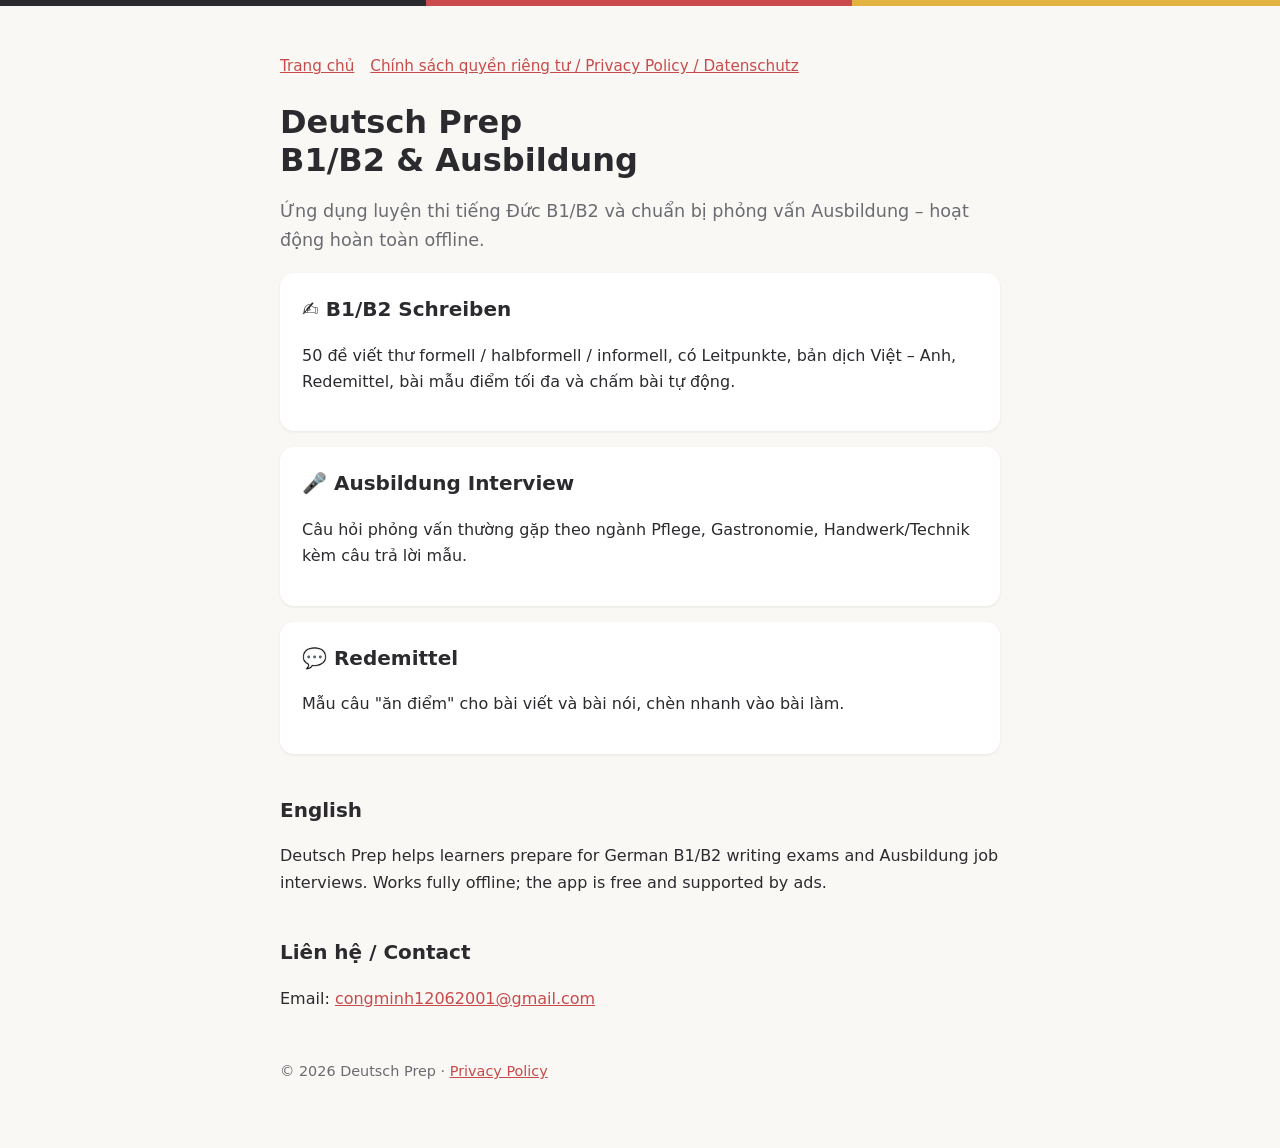
<file: index.html>
<!DOCTYPE html>
<html lang="vi">
<head>
<meta charset="utf-8">
<meta name="viewport" content="width=device-width, initial-scale=1">
<title>Deutsch Prep – B1/B2 & Ausbildung</title>
<meta name="description" content="Deutsch Prep: luyện viết thư B1/B2, phỏng vấn Ausbildung và Redemittel tiếng Đức – chạy offline.">
<link rel="stylesheet" href="style.css">
</head>
<body>
<div class="stripe"></div>
<main>
  <nav><a href="./">Trang chủ</a><a href="privacy.html">Chính sách quyền riêng tư / Privacy Policy / Datenschutz</a></nav>
  <h1>Deutsch Prep<br>B1/B2 &amp; Ausbildung</h1>
  <p class="lead">Ứng dụng luyện thi tiếng Đức B1/B2 và chuẩn bị phỏng vấn Ausbildung – hoạt động hoàn toàn offline.</p>

  <div class="card">
    <h2 style="margin-top:0">✍️ B1/B2 Schreiben</h2>
    <p>50 đề viết thư formell / halbformell / informell, có Leitpunkte, bản dịch Việt – Anh, Redemittel, bài mẫu điểm tối đa và chấm bài tự động.</p>
  </div>
  <div class="card">
    <h2 style="margin-top:0">🎤 Ausbildung Interview</h2>
    <p>Câu hỏi phỏng vấn thường gặp theo ngành Pflege, Gastronomie, Handwerk/Technik kèm câu trả lời mẫu.</p>
  </div>
  <div class="card">
    <h2 style="margin-top:0">💬 Redemittel</h2>
    <p>Mẫu câu "ăn điểm" cho bài viết và bài nói, chèn nhanh vào bài làm.</p>
  </div>

  <h2>English</h2>
  <p>Deutsch Prep helps learners prepare for German B1/B2 writing exams and Ausbildung job interviews. Works fully offline; the app is free and supported by ads.</p>

  <h2>Liên hệ / Contact</h2>
  <p>Email: <a href="mailto:congminh12062001@gmail.com">congminh12062001@gmail.com</a></p>

  <footer>© 2026 Deutsch Prep · <a href="privacy.html">Privacy Policy</a></footer>
</main>
</body>
</html>
</file>
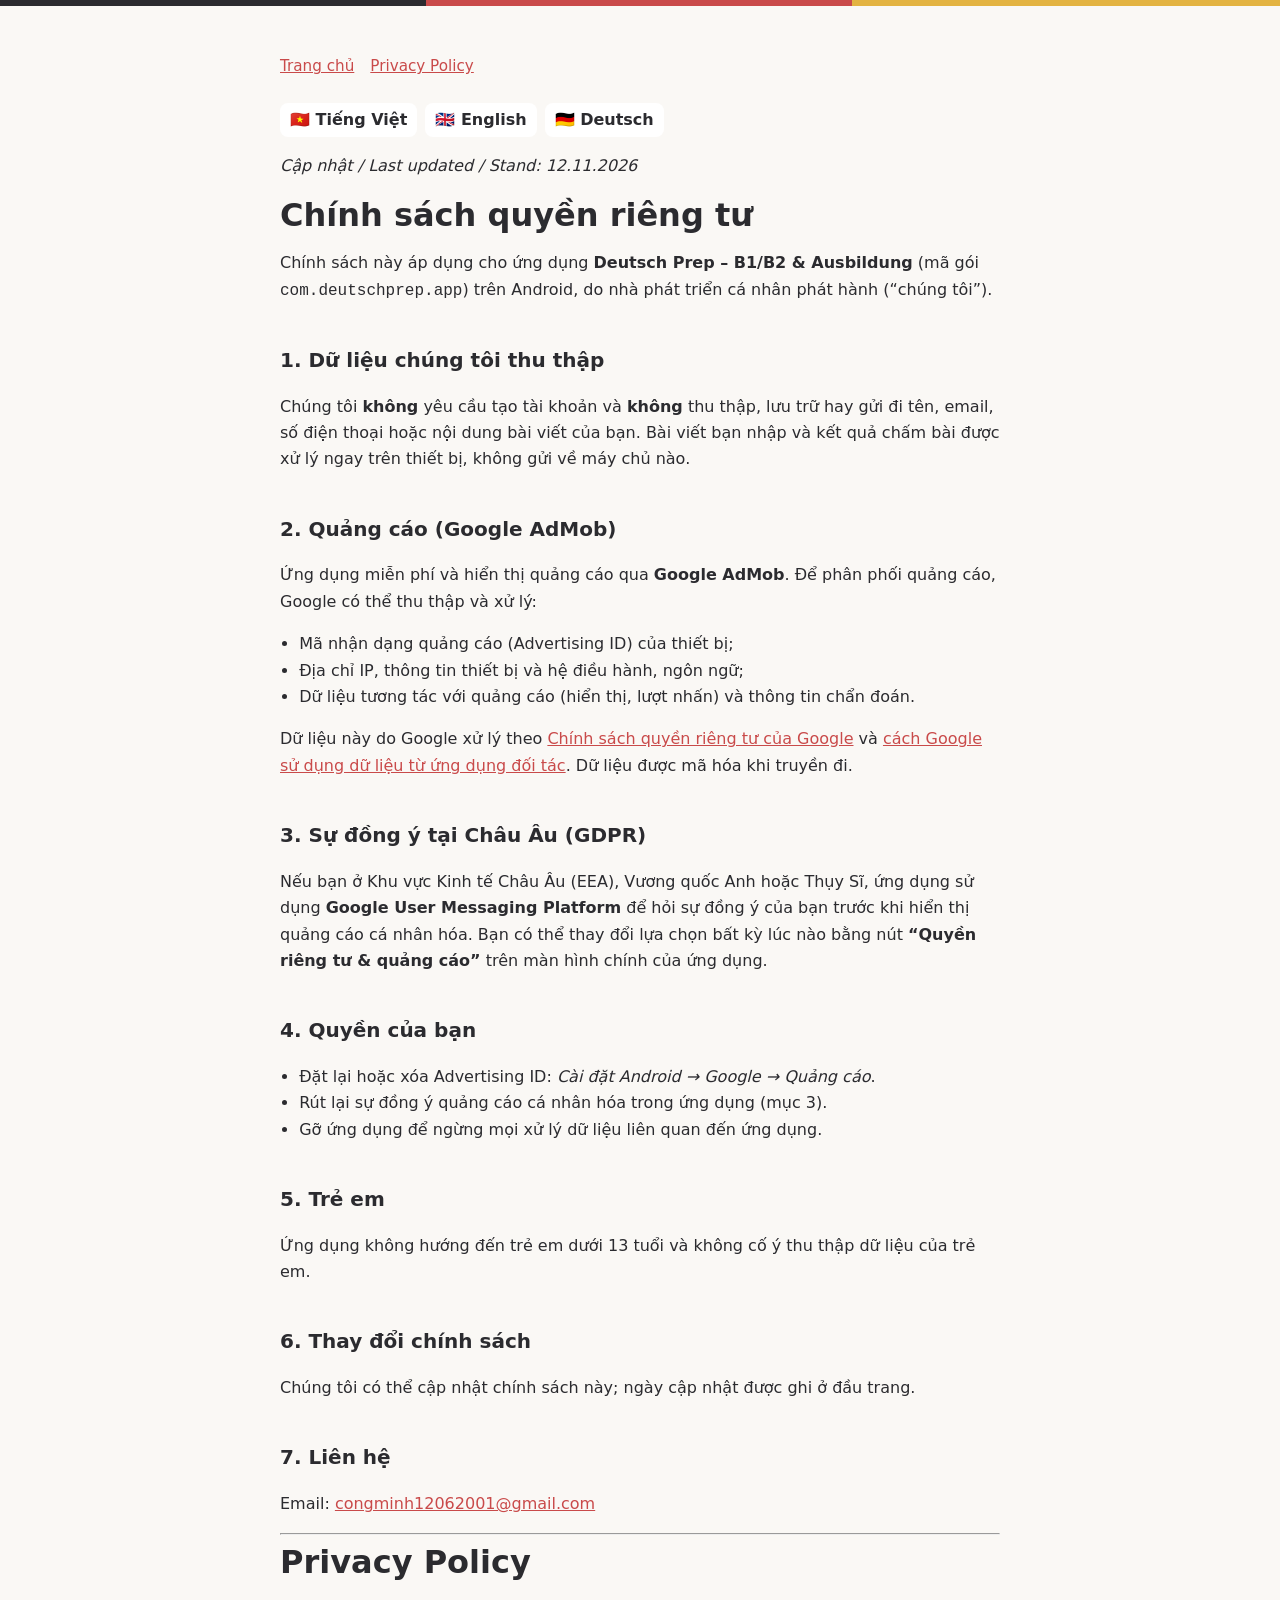
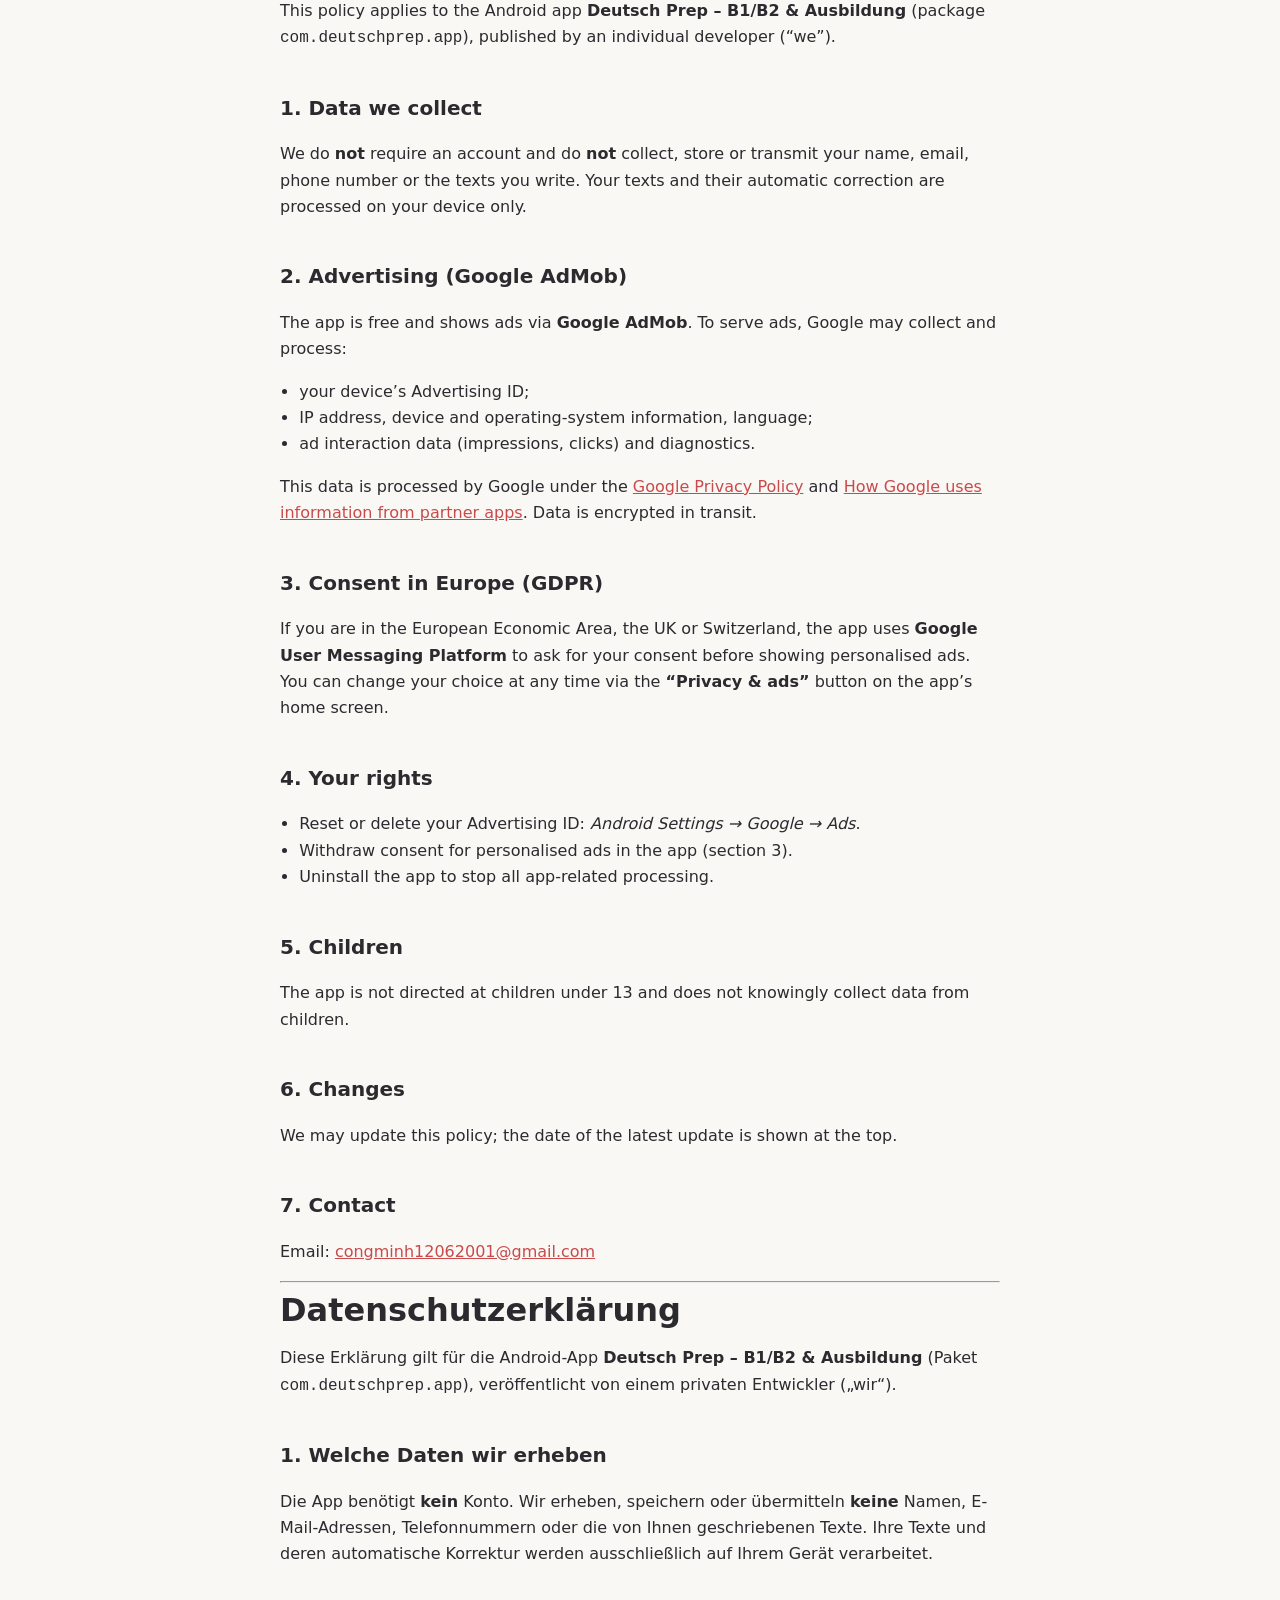
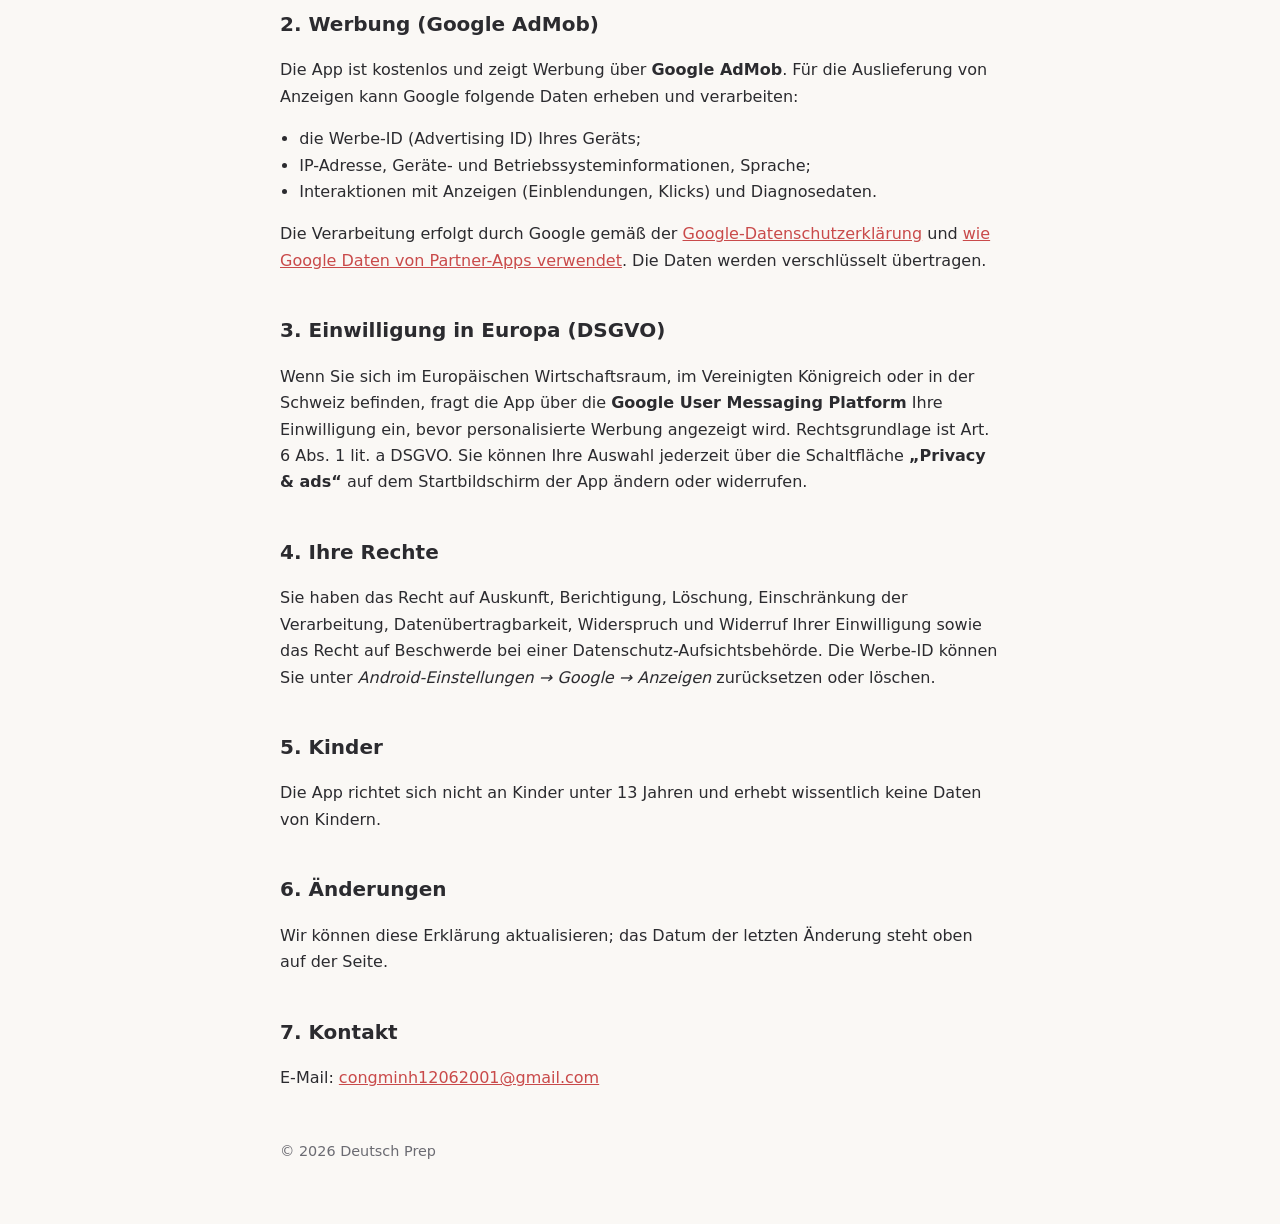
<file: privacy.html>
<!DOCTYPE html>
<html lang="vi">
<head>
<meta charset="utf-8">
<meta name="viewport" content="width=device-width, initial-scale=1">
<title>Chính sách quyền riêng tư – Deutsch Prep</title>
<link rel="stylesheet" href="style.css">
</head>
<body>
<div class="stripe"></div>
<main>
  <nav><a href="./">Trang chủ</a><a href="privacy.html">Privacy Policy</a></nav>
  <div class="lang"><a href="#vi">🇻🇳 Tiếng Việt</a><a href="#en">🇬🇧 English</a><a href="#de">🇩🇪 Deutsch</a></div>
  <p><em>Cập nhật / Last updated / Stand: 12.11.2026</em></p>

  <!-- ===================== TIẾNG VIỆT ===================== -->
  <section id="vi">
    <h1>Chính sách quyền riêng tư</h1>
    <p>Chính sách này áp dụng cho ứng dụng <strong>Deutsch Prep – B1/B2 &amp; Ausbildung</strong> (mã gói <code>com.deutschprep.app</code>) trên Android, do nhà phát triển cá nhân phát hành (“chúng tôi”).</p>

    <h2>1. Dữ liệu chúng tôi thu thập</h2>
    <p>Chúng tôi <strong>không</strong> yêu cầu tạo tài khoản và <strong>không</strong> thu thập, lưu trữ hay gửi đi tên, email, số điện thoại hoặc nội dung bài viết của bạn. Bài viết bạn nhập và kết quả chấm bài được xử lý ngay trên thiết bị, không gửi về máy chủ nào.</p>

    <h2>2. Quảng cáo (Google AdMob)</h2>
    <p>Ứng dụng miễn phí và hiển thị quảng cáo qua <strong>Google AdMob</strong>. Để phân phối quảng cáo, Google có thể thu thập và xử lý:</p>
    <ul>
      <li>Mã nhận dạng quảng cáo (Advertising ID) của thiết bị;</li>
      <li>Địa chỉ IP, thông tin thiết bị và hệ điều hành, ngôn ngữ;</li>
      <li>Dữ liệu tương tác với quảng cáo (hiển thị, lượt nhấn) và thông tin chẩn đoán.</li>
    </ul>
    <p>Dữ liệu này do Google xử lý theo <a href="https://policies.google.com/privacy">Chính sách quyền riêng tư của Google</a> và <a href="https://policies.google.com/technologies/partner-sites">cách Google sử dụng dữ liệu từ ứng dụng đối tác</a>. Dữ liệu được mã hóa khi truyền đi.</p>

    <h2>3. Sự đồng ý tại Châu Âu (GDPR)</h2>
    <p>Nếu bạn ở Khu vực Kinh tế Châu Âu (EEA), Vương quốc Anh hoặc Thụy Sĩ, ứng dụng sử dụng <strong>Google User Messaging Platform</strong> để hỏi sự đồng ý của bạn trước khi hiển thị quảng cáo cá nhân hóa. Bạn có thể thay đổi lựa chọn bất kỳ lúc nào bằng nút <strong>“Quyền riêng tư &amp; quảng cáo”</strong> trên màn hình chính của ứng dụng.</p>

    <h2>4. Quyền của bạn</h2>
    <ul>
      <li>Đặt lại hoặc xóa Advertising ID: <em>Cài đặt Android → Google → Quảng cáo</em>.</li>
      <li>Rút lại sự đồng ý quảng cáo cá nhân hóa trong ứng dụng (mục 3).</li>
      <li>Gỡ ứng dụng để ngừng mọi xử lý dữ liệu liên quan đến ứng dụng.</li>
    </ul>

    <h2>5. Trẻ em</h2>
    <p>Ứng dụng không hướng đến trẻ em dưới 13 tuổi và không cố ý thu thập dữ liệu của trẻ em.</p>

    <h2>6. Thay đổi chính sách</h2>
    <p>Chúng tôi có thể cập nhật chính sách này; ngày cập nhật được ghi ở đầu trang.</p>

    <h2>7. Liên hệ</h2>
    <p>Email: <a href="mailto:congminh12062001@gmail.com">congminh12062001@gmail.com</a></p>
  </section>

  <hr>

  <!-- ===================== ENGLISH ===================== -->
  <section id="en" lang="en">
    <h1>Privacy Policy</h1>
    <p>This policy applies to the Android app <strong>Deutsch Prep – B1/B2 &amp; Ausbildung</strong> (package <code>com.deutschprep.app</code>), published by an individual developer (“we”).</p>

    <h2>1. Data we collect</h2>
    <p>We do <strong>not</strong> require an account and do <strong>not</strong> collect, store or transmit your name, email, phone number or the texts you write. Your texts and their automatic correction are processed on your device only.</p>

    <h2>2. Advertising (Google AdMob)</h2>
    <p>The app is free and shows ads via <strong>Google AdMob</strong>. To serve ads, Google may collect and process:</p>
    <ul>
      <li>your device’s Advertising ID;</li>
      <li>IP address, device and operating-system information, language;</li>
      <li>ad interaction data (impressions, clicks) and diagnostics.</li>
    </ul>
    <p>This data is processed by Google under the <a href="https://policies.google.com/privacy">Google Privacy Policy</a> and <a href="https://policies.google.com/technologies/partner-sites">How Google uses information from partner apps</a>. Data is encrypted in transit.</p>

    <h2>3. Consent in Europe (GDPR)</h2>
    <p>If you are in the European Economic Area, the UK or Switzerland, the app uses <strong>Google User Messaging Platform</strong> to ask for your consent before showing personalised ads. You can change your choice at any time via the <strong>“Privacy &amp; ads”</strong> button on the app’s home screen.</p>

    <h2>4. Your rights</h2>
    <ul>
      <li>Reset or delete your Advertising ID: <em>Android Settings → Google → Ads</em>.</li>
      <li>Withdraw consent for personalised ads in the app (section 3).</li>
      <li>Uninstall the app to stop all app-related processing.</li>
    </ul>

    <h2>5. Children</h2>
    <p>The app is not directed at children under 13 and does not knowingly collect data from children.</p>

    <h2>6. Changes</h2>
    <p>We may update this policy; the date of the latest update is shown at the top.</p>

    <h2>7. Contact</h2>
    <p>Email: <a href="mailto:congminh12062001@gmail.com">congminh12062001@gmail.com</a></p>
  </section>

  <hr>

  <!-- ===================== DEUTSCH ===================== -->
  <section id="de" lang="de">
    <h1>Datenschutzerklärung</h1>
    <p>Diese Erklärung gilt für die Android-App <strong>Deutsch Prep – B1/B2 &amp; Ausbildung</strong> (Paket <code>com.deutschprep.app</code>), veröffentlicht von einem privaten Entwickler („wir“).</p>

    <h2>1. Welche Daten wir erheben</h2>
    <p>Die App benötigt <strong>kein</strong> Konto. Wir erheben, speichern oder übermitteln <strong>keine</strong> Namen, E-Mail-Adressen, Telefonnummern oder die von Ihnen geschriebenen Texte. Ihre Texte und deren automatische Korrektur werden ausschließlich auf Ihrem Gerät verarbeitet.</p>

    <h2>2. Werbung (Google AdMob)</h2>
    <p>Die App ist kostenlos und zeigt Werbung über <strong>Google AdMob</strong>. Für die Auslieferung von Anzeigen kann Google folgende Daten erheben und verarbeiten:</p>
    <ul>
      <li>die Werbe-ID (Advertising ID) Ihres Geräts;</li>
      <li>IP-Adresse, Geräte- und Betriebssysteminformationen, Sprache;</li>
      <li>Interaktionen mit Anzeigen (Einblendungen, Klicks) und Diagnosedaten.</li>
    </ul>
    <p>Die Verarbeitung erfolgt durch Google gemäß der <a href="https://policies.google.com/privacy?hl=de">Google-Datenschutzerklärung</a> und <a href="https://policies.google.com/technologies/partner-sites?hl=de">wie Google Daten von Partner-Apps verwendet</a>. Die Daten werden verschlüsselt übertragen.</p>

    <h2>3. Einwilligung in Europa (DSGVO)</h2>
    <p>Wenn Sie sich im Europäischen Wirtschaftsraum, im Vereinigten Königreich oder in der Schweiz befinden, fragt die App über die <strong>Google User Messaging Platform</strong> Ihre Einwilligung ein, bevor personalisierte Werbung angezeigt wird. Rechtsgrundlage ist Art. 6 Abs. 1 lit. a DSGVO. Sie können Ihre Auswahl jederzeit über die Schaltfläche <strong>„Privacy &amp; ads“</strong> auf dem Startbildschirm der App ändern oder widerrufen.</p>

    <h2>4. Ihre Rechte</h2>
    <p>Sie haben das Recht auf Auskunft, Berichtigung, Löschung, Einschränkung der Verarbeitung, Datenübertragbarkeit, Widerspruch und Widerruf Ihrer Einwilligung sowie das Recht auf Beschwerde bei einer Datenschutz-Aufsichtsbehörde. Die Werbe-ID können Sie unter <em>Android-Einstellungen → Google → Anzeigen</em> zurücksetzen oder löschen.</p>

    <h2>5. Kinder</h2>
    <p>Die App richtet sich nicht an Kinder unter 13 Jahren und erhebt wissentlich keine Daten von Kindern.</p>

    <h2>6. Änderungen</h2>
    <p>Wir können diese Erklärung aktualisieren; das Datum der letzten Änderung steht oben auf der Seite.</p>

    <h2>7. Kontakt</h2>
    <p>E-Mail: <a href="mailto:congminh12062001@gmail.com">congminh12062001@gmail.com</a></p>
  </section>

  <footer>© 2026 Deutsch Prep</footer>
</main>
</body>
</html>
</file>
<file: style.css>
:root{--ink:#2B2B2F;--rot:#C94A4A;--gold:#E3B341;--bg:#FAF8F5;--muted:#6b6b72;--card:#fff}
@media (prefers-color-scheme:dark){:root{--ink:#ECEAE6;--bg:#18181B;--muted:#a3a3aa;--card:#232327}}
*{box-sizing:border-box}
body{margin:0;font:16px/1.65 system-ui,-apple-system,"Segoe UI",Roboto,sans-serif;color:var(--ink);background:var(--bg)}
.stripe{height:6px;background:linear-gradient(90deg,#2B2B2F 0 33.3%,var(--rot) 33.3% 66.6%,var(--gold) 66.6%)}
main{max-width:760px;margin:0 auto;padding:40px 20px 64px}
h1{font-size:2rem;line-height:1.2;margin:.2em 0}
h2{margin-top:2em;font-size:1.25rem}
.lead{color:var(--muted);font-size:1.1rem}
.card{background:var(--card);border-radius:14px;padding:20px 22px;margin:16px 0;box-shadow:0 1px 3px rgba(0,0,0,.08)}
a{color:var(--rot)}
nav{display:flex;gap:16px;flex-wrap:wrap;margin:8px 0 24px;font-size:.95rem}
.lang{display:flex;gap:8px;margin:12px 0}
.lang a{padding:4px 10px;border-radius:8px;background:var(--card);text-decoration:none;color:var(--ink);font-weight:600}
footer{color:var(--muted);font-size:.9rem;margin-top:48px}
ul{padding-left:1.2em}
</file>
